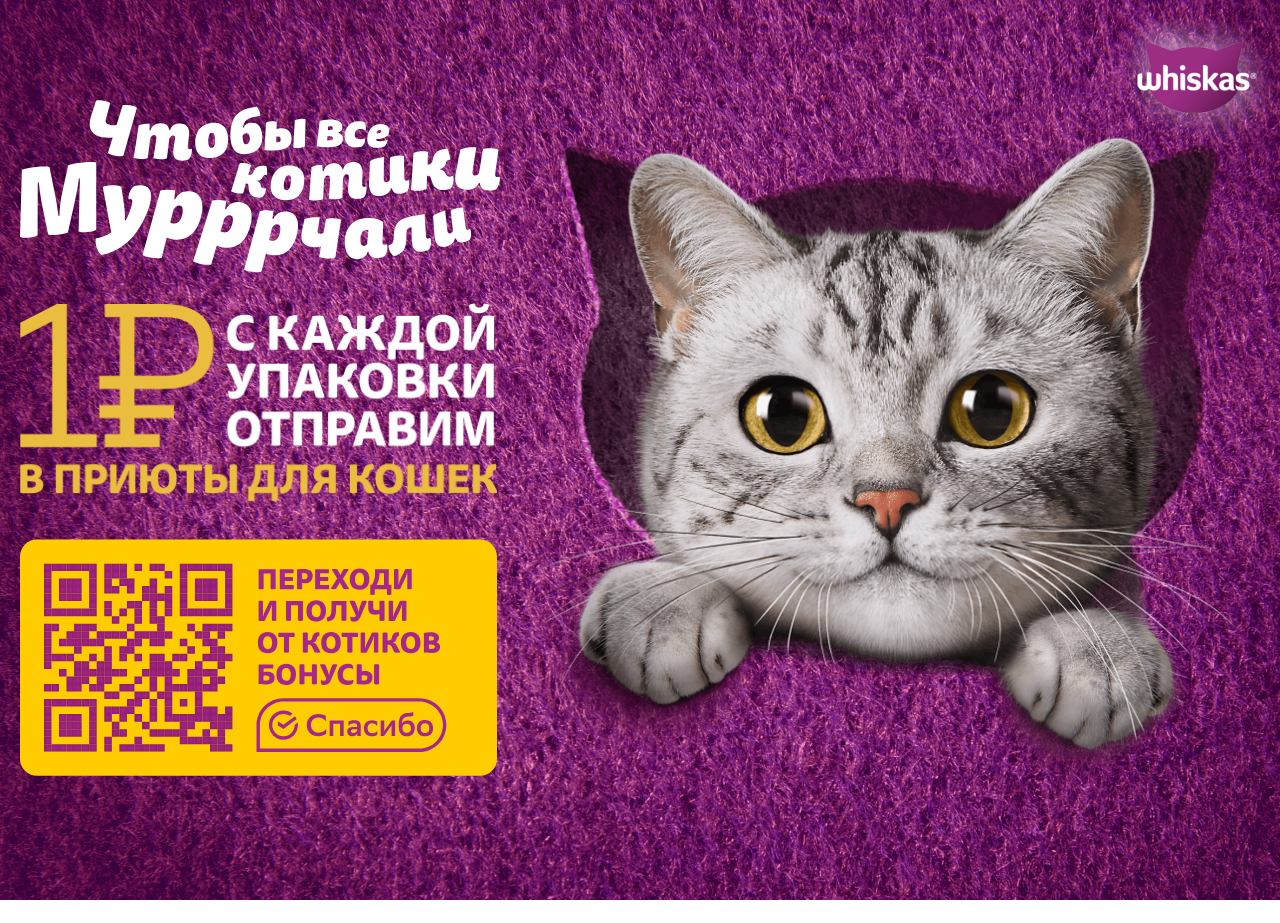
<file: index.html>
<!DOCTYPE html>
<html lang="en">
<head>
    <meta charset="UTF-8">
    <meta name="viewport" content="width=device-width, initial-scale=1.0">
    <title>CatDay</title>
    <link rel="stylesheet" href="css/style.css">
</head>
<body>
    <script>
        const env = ( () => {
        if( /android/i.test( navigator.userAgent || navigator.vendo || window.opera ))
            return 'Android';

        if( [ 'iPad Simulator', 'iPhone Simulator', 'iPod Simulator', 'iPad', 'iPhone', 'iPod' ].includes( navigator.platform )
        || ( navigator.userAgent.includes( 'Mac' ) && 'ontouchend' in document ))
            return 'iOS';

        return 'unknown';

        } )();
        if (env != 'unknown') {
            location.href = 'app.html'
        }
    </script>
    <main>

        <section>

            <div class="promo-container">

                <div class="promo-text">
                    <svg width="480" height="173" viewBox="0 0 480 173" fill="none" xmlns="http://www.w3.org/2000/svg">
                        <path d="M92.7073 37.5713C89.4557 38.0189 86.1538 37.9505 82.9237 37.3685C72.245 35.4931 68.4294 29.6424 70.0455 20.4934C70.2849 19.0907 70.6277 17.7076 71.071 16.3552L75.9773 0.656844C77.6405 0.084808 79.9633 0.0594646 83.3441 0.656844C86.8082 1.26508 89.0439 2.10504 90.1925 3.15498L86.087 18.4877C85.9488 18.942 85.8423 19.4053 85.7682 19.8744C85.2645 22.7382 86.1994 24.1972 90.3122 24.9177C92.378 25.2744 94.4897 25.2744 96.5555 24.9177L102.607 5.3164C104.27 4.74436 106.651 4.72988 110.042 5.3164C113.507 5.92464 115.742 6.7646 116.895 7.81454L103.393 55.8402C101.661 56.4014 99.1319 56.3905 95.1641 55.6954C91.1963 55.0003 89.1744 54.211 87.8808 53.1212L92.7073 37.5713Z" fill="white"/>
                        <path d="M146.941 58.3668C145.615 59.0148 143.463 59.3769 140.002 59.3153C136.614 59.2538 134.614 58.8157 133.382 58.1242L136.281 38.8849C136.34 38.487 136.37 38.0853 136.372 37.683C136.4 36.0755 135.864 35.1269 134.136 35.0943C132.545 35.069 131.139 36.2493 130.193 38.7148L127.766 58.0264C126.316 58.6709 124.08 59.0329 120.555 58.9678C116.956 58.9026 114.956 58.4645 113.67 57.773L118.685 25.3806C121.196 24.2944 124.736 23.7477 129.65 23.8382L129.527 30.4637H130.36C131.809 26.1192 135.197 23.1829 140.731 23.2807C146.195 23.3821 148.641 25.9707 149.329 30.0039H150.159C151.34 25.9381 154.776 23.5233 160.033 23.6174C165.222 23.7115 169.255 26.264 169.125 33.628C169.091 34.6794 169.003 35.7283 168.86 36.7706L167.773 46.2635C167.527 48.2692 168.067 49.1599 169.451 49.1599C170.23 49.1811 171.007 49.0583 171.741 48.7978C172.372 52.1576 170.893 57.2227 168.918 59.3298C166.962 60.3001 165.088 60.7346 162.113 60.6802C155.265 60.5571 153.181 57.0344 153.279 51.6797C153.349 49.9553 153.518 48.2363 153.786 46.5314L155.029 39.2542C155.089 38.8333 155.119 38.4086 155.12 37.9835C155.149 36.376 154.613 35.4274 153.091 35.3984C151.5 35.3695 150.163 36.5534 149.221 39.0189L146.941 58.3668Z" fill="white"/>
                        <path d="M208.041 36.7234C208.577 42.3062 207.508 47.4726 204.918 51.1438C202.269 54.8801 197.924 57.3239 191.702 57.9249C181.98 58.8626 176.186 54.4203 175.277 45.007C174.802 40.1158 175.744 34.9602 178.049 31.0646C180.516 26.7743 185.296 23.5267 191.916 22.8895C200.99 22.0278 207.041 26.3833 208.041 36.7234ZM189.325 34.6633C188.115 37.0601 188.169 40.9811 188.38 43.1751C188.742 46.7521 189.63 47.9939 191.576 47.8057C192.137 47.757 192.676 47.5619 193.138 47.2397C193.601 46.9176 193.97 46.4798 194.21 45.9701C195.366 43.7037 195.061 39.1744 194.913 37.6719C194.587 34.2832 193.898 32.5743 191.826 32.777C191.273 32.83 190.746 33.036 190.305 33.3718C189.863 33.7076 189.524 34.1599 189.325 34.6778V34.6633Z" fill="white"/>
                        <path d="M233.799 17.0829C229.889 17.8287 226.62 19.3348 225.145 21.4673C224.033 23.0205 223.363 25.1819 222.971 27.6656L223.696 27.5787C224.866 24.4108 227.548 23.1508 230.581 22.8033C236.889 22.0792 241.089 25.5802 242.176 34.7508C243.263 44.2618 238.828 52.6252 226.878 53.9973C216.568 55.1812 211.793 50.0148 210.63 39.9245C209.811 32.8211 210.731 22.6621 215.293 16.3697C219.279 10.9172 225.696 8.51322 232.085 7.41984L236.908 6.62695C238.839 8.96578 240.071 12.2134 240.484 15.794L233.799 17.0829ZM222.7 35.4279C222.656 36.5351 222.701 37.6441 222.834 38.7442C223.348 43.2047 224.305 44.5805 226.428 44.3379C229.689 43.9758 229.99 39.5263 229.689 37.0028C229.414 34.5952 228.544 32.9116 226.117 33.1904C224.856 33.3352 223.696 33.9435 222.7 35.4279Z" fill="white"/>
                        <path d="M256.595 29.2179C257.764 28.7033 259.019 28.4099 260.295 28.3526C266.542 27.8313 270.941 30.5249 271.528 37.4834C272.333 47.0487 265.006 49.5976 257.277 50.2456C251.479 50.7308 248.091 50.5172 244.5 49.9886L245.982 22.6902C247.069 22.0457 248.747 21.5751 251.417 21.3506C253.972 21.137 255.816 21.3144 256.773 21.7887L256.595 29.2179ZM256.2 42.2009C256.749 42.2985 257.309 42.3083 257.86 42.2299C259.563 42.0851 260.853 41.0931 260.672 38.9497C260.52 37.1395 259.646 36.267 257.773 36.4154C257.251 36.4497 256.739 36.5721 256.258 36.7774L256.2 42.2009ZM284.874 46.6034C283.729 47.2551 281.939 47.7366 279.043 47.9792C276.09 48.2254 274.416 48.0335 273.289 47.5773L274.771 20.2789C275.858 19.6309 277.536 19.1602 280.207 18.9357C282.743 18.7221 284.606 18.8995 285.562 19.3738L284.874 46.6034Z" fill="white"/>
                        <path d="M299.631 21.2072C301.994 20.331 305.733 19.5816 309.806 19.4875C317.053 19.3245 322.282 21.2542 322.409 26.837C322.467 29.3424 321.463 31.6704 318.467 32.561V33.0715C321.076 33.7956 322.862 35.4827 322.934 38.7593C323.087 45.5151 315.977 47.061 308.625 47.2276C304.611 47.3665 300.593 47.0618 296.646 46.3188L299.631 21.2072ZM307.491 36.3589L307.205 40.2075C308.067 40.3077 308.936 40.3392 309.803 40.3016C311.125 40.2726 313.133 40.1242 313.089 38.2307C313.057 36.7825 311.828 36.2611 309.393 36.3154L307.491 36.3589ZM307.929 30.1534L309.835 30.1099C310.948 30.0846 313.06 29.8818 313.017 28.039C312.988 26.8117 312.024 26.2288 310.067 26.2614C309.443 26.2662 308.822 26.3489 308.219 26.5075L307.929 30.1534Z" fill="white"/>
                        <path d="M335.612 47.3458C328.629 47.2552 324.578 43.1858 324.673 35.7168C324.723 31.7342 326.089 27.8893 328.713 25.1812C331.141 22.7048 334.626 21.1986 339.073 21.2457C341.464 21.2747 343.171 21.6295 344.432 22.2594C345.823 24.1674 346.265 27.9074 345.646 30.3584C344.134 29.4972 342.421 29.0512 340.681 29.0659C339.362 29.0478 338.235 29.1782 337.304 29.638C335.829 30.3621 334.768 31.9696 334.768 34.6161C334.721 38.2076 336.71 39.1779 339.884 39.2214C341.696 39.2645 343.497 38.9329 345.175 38.2475C345.435 40.8035 344.363 44.3806 342.384 46.2487C340.551 47.0271 338.739 47.382 335.612 47.3458Z" fill="white"/>
                        <path d="M356.133 39.0035V39.1773C356.079 40.4771 356.858 41.031 359.235 41.1287C362.097 41.2476 364.949 40.7307 367.587 39.6154C367.5 41.6501 366.428 44.7709 364.888 46.2662C363.058 47.1894 360.242 48.0258 356.441 47.8665C350.314 47.6094 347.02 44.3039 347.241 38.6342C347.429 34.1304 349.053 29.8184 352.252 27.0487C354.488 25.0611 357.492 23.9279 361.206 24.0835C366.663 24.3116 369.37 27.0704 369.196 31.1398C369.029 34.992 366.268 38.8659 356.133 39.0035ZM356.466 33.2506C359.916 33.2216 361.253 32.3672 361.304 31.1543C361.333 30.4302 360.905 29.9234 359.967 29.8835C359.449 29.8655 358.936 29.9769 358.473 30.2077C358.009 30.4385 357.611 30.7813 357.314 31.205C356.897 31.8229 356.608 32.5186 356.466 33.2506Z" fill="white"/>
                        <path d="M59.9301 78.4051L58.843 78.5065C58.2234 85.2225 55.9007 96.6704 54.6723 102.206L47.9144 132.618C45.3598 133.625 42.3885 134.392 37.6198 134.856C33.2426 135.283 30.1771 135.105 28.1587 134.541L22.1617 105.273C21.0457 99.8673 19.4295 88.3288 18.8498 82.3949L17.7627 82.4999L17.6142 135.359C16.0597 136.554 12.9035 137.245 8.79802 137.643C4.61281 138.049 1.65597 137.958 0 137.075L1.8734 69.6725C4.81935 68.6262 9.62782 67.5871 16.0524 66.9608C22.5748 66.3272 26.5172 66.5118 29.4125 66.9897L35.2935 95.74C36.2646 100.686 37.6851 109.197 38.4424 115.971L39.5295 115.866C39.7251 108.81 40.5513 100.175 41.6492 95.3127L48.1463 65.2084C51.1828 64.1513 55.995 63.1122 62.6116 62.4677C69.4239 61.8052 73.2757 62.0007 76.2651 62.4677L76.2398 129.689C74.6889 130.888 71.5291 131.575 67.4272 131.974C63.242 132.379 60.2853 132.289 58.6257 131.405L59.9301 78.4051Z" fill="white"/>
                        <path d="M114.65 134.436C107.294 143.762 96.1518 152.176 81.2626 154.924C77.2187 151.478 75.175 145.323 75.6895 138.386C81.4329 137.481 86.9443 135.49 91.2708 132.593L82.7845 87.0873C85.0854 85.8383 89.0496 85.0309 94.1769 85.2771C97.7208 85.4436 100.025 86.0953 101.395 86.7036L103.99 104.998C104.635 109.1 105.29 115.008 104.761 120.316L105.787 120.367C109.048 114.733 112.066 106.106 112.291 101.323C112.367 99.6975 111.842 98.9516 110.258 98.8756C109.678 98.8262 109.095 98.9233 108.562 99.158C108.004 95.1501 110.24 89.3827 112.867 87.1525C114.599 86.0664 116.976 85.1757 120.614 85.3423C128.63 85.7043 131.402 90.3711 131.079 97.1378C130.547 108.412 121.807 125.367 114.65 134.436Z" fill="white"/>
                        <path d="M155.204 99.3068C157.646 93.8978 162.85 90.3316 170.245 91.3417C177.92 92.4025 183.957 97.7934 182.015 111.841C180.877 120.074 177.667 128.292 172.43 133.499C167.412 138.459 160.545 140.428 153.226 139.422C150.265 139.013 147.819 138.31 146.787 137.611L141.656 157.694C139.59 158.321 136.467 158.418 131.749 157.788C126.85 157.111 124.139 156.192 122.52 155.055L140.376 90.5887C143.913 89.5279 148.74 89.3722 155.302 90.2809L154.081 99.1366L155.204 99.3068ZM153.595 109.567L150.222 122.416C151.147 122.995 152.191 123.358 153.276 123.477C155.494 123.781 157.559 123.155 158.998 121.62C161.194 119.371 162.223 115.32 162.622 112.456C163.328 107.355 161.94 105.795 159.628 105.476C157.038 105.121 155.182 106.96 153.595 109.567Z" fill="white"/>
                        <path d="M206.044 109.334C208.552 104.265 213.625 101.047 220.629 102.267C227.898 103.53 233.464 108.867 231.137 122.179C229.778 129.974 226.448 137.69 221.285 142.454C216.342 147.009 209.74 148.652 202.805 147.45C200.004 146.962 197.699 146.212 196.735 145.521L191.216 164.467C189.231 164.995 186.252 165.002 181.795 164.224C177.153 163.417 174.617 162.45 173.099 161.328L192.26 100.572C195.666 99.6781 200.264 99.6926 206.482 100.775L205.033 109.167L206.044 109.334ZM204.171 119.051L200.525 131.165C201.386 131.748 202.369 132.127 203.399 132.273C205.501 132.635 207.486 132.114 208.907 130.702C211.081 128.631 212.19 124.811 212.661 122.1C213.501 117.266 212.237 115.739 210.048 115.358C207.595 114.928 205.765 116.622 204.171 119.051Z" fill="white"/>
                        <path d="M253.476 118.83C255.65 113.932 260.36 110.688 267.06 111.59C274.007 112.524 279.486 117.382 277.772 130.101C276.768 137.552 273.891 144.996 269.166 149.72C264.64 154.224 258.433 156.031 251.82 155.151C249.142 154.789 246.928 154.163 245.989 153.544L241.409 171.726C239.543 172.301 236.717 172.414 232.448 171.842C228.013 171.244 225.563 170.422 224.085 169.398L240.029 111.021C243.228 110.047 247.595 109.892 253.537 110.692L252.45 118.711L253.476 118.83ZM252.052 128.121L249.037 139.753C249.875 140.277 250.822 140.603 251.805 140.705C253.813 140.973 255.679 140.401 256.976 139.007C258.955 136.965 259.875 133.298 260.237 130.706C260.861 126.09 259.603 124.681 257.509 124.399C255.153 124.084 253.479 125.756 252.052 128.121Z" fill="white"/>
                        <path d="M301.073 146.254C298.797 147.004 295.587 147.25 293.587 147.159C285.115 146.797 281.053 142.731 281.386 135.212C281.451 133.742 281.977 130.976 282.288 129.361L284.502 119.155C288.742 117.482 293.007 116.983 299.881 117.279L297.804 129.774C297.719 130.252 297.671 130.736 297.66 131.222C297.598 132.612 298.196 133.572 300.272 133.662C301.373 133.672 302.466 133.484 303.501 133.108L306.037 119.115C307.668 118.413 310.023 118.051 313.763 118.217C317.361 118.38 319.814 118.941 321.061 119.781L315.295 157.579C313.585 158.278 311.085 158.633 306.929 158.448C302.856 158.267 300.558 157.699 299.073 156.859L301.073 146.254Z" fill="white"/>
                        <path d="M362.516 141.744C362.425 143.946 363.085 144.858 364.592 144.767C365.443 144.724 366.278 144.524 367.056 144.177C368.034 147.798 366.864 153.417 364.882 155.882C362.99 157.099 360.983 157.732 357.968 157.917C352.236 158.279 349.522 155.944 348.659 151.762L347.753 151.817C346.822 155.173 343.789 158.8 337.836 159.162C331.574 159.546 325.541 156.179 324.791 143.993C324.447 138.374 325.389 132.747 328.494 127.871C332.632 121.318 339.365 118.562 347.043 118.095C353.982 117.668 359.149 119.258 363.251 121.937L362.516 141.744ZM348.416 130.3C347.692 129.997 346.905 129.873 346.123 129.938C345.255 129.978 344.411 130.238 343.672 130.693C342.932 131.149 342.32 131.785 341.894 132.541C340.586 134.674 340.358 138.334 340.499 140.684C340.749 144.771 342.18 145.857 343.988 145.752C345.271 145.673 346.289 145.028 347.21 143.942L348.416 130.3Z" fill="white"/>
                        <path d="M405.956 135.928C406.072 138.002 406.775 138.795 408.181 138.567C408.973 138.45 409.736 138.186 410.431 137.789C411.682 141.072 411.109 146.46 409.496 148.951C407.685 150.287 405.873 151.069 402.858 151.554C395.908 152.672 393.093 149.505 392.216 144.07C391.97 142.313 391.828 140.543 391.792 138.77L391.607 127.365L390.556 127.535C387.186 128.079 386.277 130.037 386.367 135.949C386.483 148.259 383.802 153.092 374.087 156.26C371.058 154.45 368.905 150.468 368.268 145.627C372.308 144.349 373.83 143.056 373.837 135.526C373.873 123.252 379.675 118.148 392.031 116.145L404.597 114.122L405.956 135.928Z" fill="white"/>
                        <path d="M434.862 138.372C434.398 142.134 431.963 145.172 426.792 146.424C421.357 147.735 416.787 146.446 415.106 139.484C414.846 138.503 414.673 137.501 414.588 136.49L413.059 115.954C416.128 113.619 419.49 112.211 425.129 110.853L427.372 130.357C427.431 130.827 427.521 131.292 427.64 131.751C427.973 133.13 428.803 133.727 430.227 133.383C430.847 133.236 431.419 132.935 431.891 132.508C432.363 132.081 432.719 131.541 432.927 130.94L430.752 110.828C431.898 109.887 433.88 109.018 436.797 108.293C439.779 107.569 441.942 107.45 443.131 107.826L445.805 127.424C446.066 129.354 446.78 130.042 448.077 129.73C448.809 129.564 449.503 129.262 450.124 128.84C451.53 131.819 451.385 136.899 450.055 139.339C448.606 140.686 447.084 141.511 444.555 142.123C439.695 143.296 437.043 141.678 435.644 138.166L434.862 138.372Z" fill="white"/>
                        <path d="M228.396 74.7949L229.001 74.8927C231.048 75.2257 232.237 74.4039 233.309 71.9963L233.505 71.551C235.965 65.9646 240.422 65.197 246.144 66.1202L246.387 66.1601C247.177 68.5025 247.354 71.5908 246.749 75.2113L246.267 75.1352C244.455 74.8384 243.368 75.3814 242.759 76.8984L242.553 77.4016C241.687 79.2952 240.306 80.5659 237.397 80.5696L237.302 81.1525C239.995 82.0721 240.429 83.5818 240.632 84.9902C240.93 86.9561 241.509 87.9481 243.799 88.321C244.533 88.4488 245.288 88.3877 245.992 88.1436C246.209 91.3514 244.209 95.6344 242.078 97.3215C240.908 97.6836 239.455 97.8501 237.165 97.4772C229.997 96.3042 228.657 92.0175 228.541 86.6665C228.461 84.1321 228.095 83.7194 226.229 83.408L225.986 83.3682L223.243 93.339C221.88 93.7011 219.956 93.759 216.884 93.2594C213.811 92.7597 212.122 92.1225 211.086 91.3514L219.75 63.3687C221.051 62.9813 222.855 62.9161 225.685 63.3687C228.396 63.8104 230.207 64.4548 231.077 65.2079L228.396 74.7949Z" fill="white"/>
                        <path d="M284.243 81.8468C283.881 87.4441 282.003 92.3752 278.862 95.5829C275.648 98.8413 270.97 100.572 264.73 100.174C254.983 99.5473 249.971 94.2361 250.576 84.8047C250.892 79.899 252.645 74.957 255.544 71.4814C258.661 67.64 263.907 65.1962 270.539 65.6198C279.626 66.2027 284.91 71.485 284.243 81.8468ZM266.1 76.8288C264.523 79.0011 263.947 82.8823 263.806 85.0835C263.578 88.6678 264.273 90.04 266.223 90.1522C266.786 90.1948 267.351 90.0884 267.859 89.8437C268.368 89.599 268.804 89.2246 269.122 88.7583C270.622 86.7091 271.042 82.1871 271.14 80.6774C271.358 77.2814 270.952 75.4892 268.872 75.3553C268.318 75.3194 267.766 75.4383 267.276 75.6986C266.787 75.9588 266.379 76.3502 266.1 76.8288Z" fill="white"/>
                        <path d="M322.32 97.7161C321.048 98.4656 318.935 98.9978 315.482 99.2114C312.098 99.4214 310.069 99.1462 308.786 98.5561L310.145 79.1467C310.173 78.7441 310.173 78.34 310.145 77.9375C310.043 76.3336 309.42 75.4321 307.706 75.5407C306.119 75.6384 304.807 76.9273 304.082 79.4544L303.18 98.9C301.771 99.6603 299.586 100.196 296.064 100.417C292.473 100.638 290.447 100.363 289.092 99.7762L291.501 67.0832C293.915 65.7943 297.401 64.9725 302.303 64.6684L302.713 71.2866L303.543 71.2359C304.655 66.8045 307.782 63.5895 313.308 63.2492C318.765 62.9088 321.407 65.2947 322.414 69.2591L323.244 69.2085C324.095 65.063 327.328 62.3802 332.575 62.0544C337.753 61.7322 341.996 63.9552 342.438 71.3047C342.494 72.3563 342.494 73.4102 342.438 74.4618L342.13 84.009C342.046 86.0256 342.652 86.8583 344.032 86.775C344.811 86.7349 345.575 86.5508 346.286 86.232C347.185 89.5302 346.119 94.6966 344.318 96.9558C342.445 98.0782 340.612 98.6611 337.64 98.8457C330.806 99.2693 328.447 95.9276 328.118 90.5802C328.048 88.8552 328.08 87.1277 328.212 85.4065L328.864 78.0533C328.896 77.6291 328.896 77.2031 328.864 76.7789C328.766 75.175 328.157 74.2735 326.635 74.3676C325.048 74.4654 323.809 75.7507 323.066 78.2778L322.32 97.7161Z" fill="white"/>
                        <path d="M370.894 88.2681C369.891 92.3121 366.847 95.3063 361.027 95.9833C354.914 96.7074 350.106 94.6872 349.193 86.8669C349.042 85.7622 348.986 84.6467 349.026 83.5325L350.081 60.9226C353.737 58.7829 357.592 57.6931 363.926 56.94L363.785 78.5181C363.788 79.0388 363.824 79.5588 363.894 80.0749C364.075 81.6245 364.901 82.3848 366.499 82.1965C367.193 82.1168 367.855 81.8637 368.425 81.4606C368.995 81.0575 369.454 80.5175 369.76 79.8903L370.046 57.6569C371.42 56.7807 373.699 56.0892 376.971 55.7055C380.319 55.3181 382.696 55.4701 383.943 56.0385L384.265 77.7614C384.294 79.9011 384.99 80.7483 386.439 80.5782C387.26 80.4936 388.058 80.2553 388.791 79.8758C389.929 83.3152 389.095 88.8365 387.32 91.3274C385.552 92.6054 383.791 93.3078 380.953 93.6372C375.496 94.2744 372.815 92.1601 371.757 88.1413L370.894 88.2681Z" fill="white"/>
                        <path d="M407.535 64.5429L408.307 64.485C410.93 64.3004 412.151 62.9354 412.771 59.6661L412.88 59.0579C414.275 51.4549 419.54 49.1993 426.87 48.678L427.178 48.6562C428.841 51.3137 429.961 55.0609 430.295 59.6879L429.675 59.7313C427.363 59.8978 426.193 60.8826 425.874 62.9318L425.769 63.6125C425.254 66.2011 423.924 68.1743 420.333 69.0432L420.388 69.789C423.979 70.1511 424.953 71.8635 425.616 73.5434C426.559 75.8787 427.566 76.9322 430.497 76.7222C431.441 76.6636 432.354 76.3658 433.15 75.8569C434.357 79.7489 433.15 85.6105 431.016 88.315C429.679 89.0862 427.939 89.7378 425.008 89.9442C415.829 90.6031 412.919 85.7083 411.209 79.1516C410.369 76.0597 409.796 75.6506 407.404 75.8207L407.096 75.8424L406.64 88.9305C405.071 89.7958 402.712 90.4149 398.78 90.6937C394.849 90.9724 392.577 90.6936 391.059 90.0456L393.523 53.0262C395.012 52.1681 397.219 51.578 400.842 51.3028C404.314 51.053 406.738 51.3318 408.024 51.9907L407.535 64.5429Z" fill="white"/>
                        <path d="M458.788 82.9296C457.016 87.2054 453.179 89.9932 446.667 89.7796C439.837 89.5515 434.887 86.5501 435.177 77.8102C435.19 76.5711 435.311 75.3355 435.539 74.1174L440.431 49.451C444.805 47.7023 449.222 47.1411 456.299 47.3729L452.581 71.0581C452.499 71.6303 452.453 72.2071 452.443 72.785C452.385 74.5192 453.168 75.4895 454.958 75.5511C455.737 75.5801 456.511 75.4122 457.208 75.0628C457.904 74.7134 458.502 74.194 458.944 73.5526L462.93 49.1686C464.582 48.4445 467.202 48.0499 470.862 48.173C474.605 48.2961 477.192 48.8536 478.471 49.6864L475.232 73.6213C474.91 75.9747 475.529 77.0174 477.156 77.0717C478.072 77.1136 478.988 76.9834 479.856 76.6879C480.537 80.6704 478.714 86.5827 476.352 89.0265C474.177 90.138 472.145 90.6231 468.97 90.5181C462.868 90.3154 460.274 87.5494 459.774 82.9622L458.788 82.9296Z" fill="white"/>
                    </svg>
                    <img src="images/promo.png" alt="Один рубль с каждой упаковки отправим в приюты для кошек">
                    <img src="images/promo-qr.svg" alt="Переходи по QR коду">
                </div>
    
                <div class="promo-images">
                    <img class="main-cat" src="images/main-cat.png" alt="Красивый котик">
                </div>

                <img class="whiskas-logo" src="images/logo.png" alt="Логотип Вискас">
            
            </div>
            
        </section>

    </main>
</body>
</html>
</file>
<file: css/style.css>
:root {
    --color-yellow: #FFCC00;
    --color-violet: #A7268D;
    --color-white: #FFFFFF;
    --color-tr-white: rgba(255, 255, 255, 0.6);
    --color-tr-black: rgba(0, 0, 0, 0.3);
    --font-primary-m: TisaSansProMedium;
    --font-primary-b: TisaSansProBold;
    --action-color: radial-gradient(50% 50% at 50% 50%, #A42082 32.2%, #8C1F74 100%);
}


@font-face {
    font-family: TisaSansProMedium;
    src: url(../fonts/Tisa\ Sans\ Pro\ Medium.ttf) format("truetype"), url(../fonts/Tisa-Sans-Pro-Medium.woff) format("woff");
    font-weight: 500;
}

@font-face {
    font-family: TisaSansProBold;
    src: url(../fonts/Tisa\ Sans\ Pro\ Bold.ttf) format("truetype"), url(../fonts/Tisa-Sans-Pro-Bold.woff) format("woff");
    font-weight: 700;
}

* {
    margin: 0;
    padding: 0;
    box-sizing: border-box;
}

html {
    height: -webkit-fill-available;
}


body {
    background: url(../images/background.png) no-repeat;
    background-size: cover;
    min-height: 100dvh;
    min-height: -webkit-fill-available;
}

.promo-container {
    display: flex;
    gap: 0 20px;
    width: 100%;
    max-width: 1280px;
    margin: 0 auto;
    padding-top: 100px;
    position: relative;
    padding: 100px 20px;
}

.promo-text {
    display: flex;
    flex-direction: column;
    gap: 30px 0;
}

.whiskas-logo {
    position: absolute;
    right: 0;
    top: 10px;
}

.main-cat {
    width: 100%;
    min-width: 480px;
}


.app-container {
    width: 100%;
}

.close-btn {
    z-index: 4;
    width: 24px;
    height: 24px;
    border-radius: 100px;
    border: none;
    background-color: var(--color-tr-black);
    position: fixed;
    right: 24px;
    top: 24px;
    display: flex;
    align-items: center;
    justify-content: center;
}

.promo-logo, .app-main-cat {
    width: 100%;
    padding: 0 20px;
    /* max-width: 343px; */
}

.main-app-images {
    margin: 0 16px;
    padding: 12px 0 14px 0;
    display: none;
    flex-direction: column;
    align-items: center;
}

.action-container {
    display: none;
    position: fixed;
    bottom: 0;
    width: 100%;
    min-height: 224px;
    background: var(--action-color);
    backdrop-filter: blur(12px);
    border-radius: 36px 36px 0 0;
    z-index: 2;
}

.action-item {
    display: none;
    align-items: center;
    justify-content: center;
    flex-direction: column;
    padding: 24px 16px;
    gap: 36px;
    width: 100%;
}

.select-container {
    display: none;
    flex-direction: column;
}

.action-item.active, .action-container.active, 
.select-container.active, .main-app-images.active,
.small-gap.active, .select-animate.active {
    display: flex;
}

.select-result-cozy.active, .select-result-food.active {
    display: block;
}

.action-item.action-item-radio {
    align-items: baseline;
    justify-content: space-between;
}

.action-item-radio input:checked+label::after {
    display: block;
}

.promo-image-text {
    display: flex;
    justify-content: space-around;
    align-items: center;
    width: 95%;
    gap: 12px;
}

.promo-app-image {
    width: 100%;
    max-width: 240px;
    min-width: 190px;
}

.promo-text {
    min-width: 87px;
}

.promo-line {
    height: 88px;
    border-left: var(--color-yellow) solid 3px;
}

.count-flex {
    display: none;
    align-items: center;
    gap: 6px;
    position: fixed;
    top: 20px;
    left: 15px;
}
.count-flex.active {
    display: flex;
}
.count-flex .count-item {
    width: 28px;
    min-width: 28px;
    height: 40px;
    background-image: url(../images/count.svg);
    background-position: center center;
    background-repeat: no-repeat;
    background-size: contain;
}
.count-flex .count-item.fill {    
    background-image: url(../images/count-fill.png), url(../images/count.svg);
    background-position: center center, center center;
    background-repeat: no-repeat, no-repeat;
    background-size: contain, contain;
}

.pack {
    position: absolute;
    top: calc(100vh - 580px);
    left: calc(50% - 85px);
    width: 180px;
    display: none;
    z-index: -1;
}
.pack.active1 {
    animation: pack 3s ease-out forwards;
    display: block;
}
.pack.active2 {
    animation: pack2 3s ease-out forwards;
    display: block;
}
.pack.active3 {
    animation: pack3 3s ease-out forwards;
    display: block;
}

@keyframes pack {
    0% {
        top: calc(100vh - 580px);
        left: calc(50% - 85px);        
         width: 180px;
    }
    30% {
        top: calc(100vh - 580px);
        left: calc(50% - 85px);        
        width: 180px;
        transform: rotate(-10deg) scale(1.2);
    }
    60% {
        top: calc(100vh - 580px);
        left: calc(50% - 85px);
        width: 180px;
        transform: rotate(20deg) scale(1.2);
    }
    100% {
        top: 20px;
        left: 15px;
        width: 28px;
        transform: rotate(10deg) scale(1);
    }
}
@keyframes pack2 {
    0% {
        top: calc(100vh - 580px);
        left: calc(50% - 85px);        
         width: 180px;
    }
    30% {
        top: calc(100vh - 580px);
        left: calc(50% - 85px);        
        width: 180px;
        transform: rotate(-10deg) scale(1.2);
    }
    60% {
        top: calc(100vh - 580px);
        left: calc(50% - 85px);
        width: 180px;
        transform: rotate(20deg) scale(1.2);
    }
    100% {
        top: 20px;
        left: 49px;
        width: 28px;
        transform: rotate(10deg) scale(1);
    }
}
@keyframes pack3 {
    0% {
        top: calc(100vh - 580px);
        left: calc(50% - 85px);        
         width: 180px;
    }
    30% {
        top: calc(100vh - 580px);
        left: calc(50% - 85px);        
        width: 180px;
        transform: rotate(-10deg) scale(1.2);
    }
    60% {
        top: calc(100vh - 580px);
        left: calc(50% - 85px);
        width: 180px;
        transform: rotate(20deg) scale(1.2);
    }
    100% {
        top: 20px;
        left: 83px;
        width: 28px;
        transform: rotate(10deg) scale(1);
    }
}

.camera {
    position: fixed;
    top: 0px;
    left: 0px;
    width: 100vw;
    height: calc(100vh - 200px);
    display: none;
    background-color: #FFF;
}
.camera.active {
    display: block;
}
.coin-block {
    display: none;
}
.coin-block.active {
    display: block;
}
.coin-block img {
    position: fixed;
    display: none;
    width: 100vw;
    bottom: 224px;
    left: 50%;
    transform: translateX(-50%);
    pointer-events: none;
}
.coin-block img.coin.active {
    display: block;
    width: 80px;
    transform: translateX(-50%) rotateY(10deg);
    opacity: 0;
}
.coin-block img.coin.active:nth-child(1) {
    animation: flip1 500ms linear 2s forwards;
}
.coin-block img.coin.active:nth-child(2) {
    animation: flip2 500ms linear 2s forwards;
}
.coin-block img.coin.active:nth-child(3) {
    animation: flip3 500ms linear 2s forwards;
}


.coin-block img.active {
    display: block;
}

@keyframes flip1 {
    0% {
        opacity: 1;
        transform: translateX(-50%) rotateX(0deg);
        bottom: 70vh;
    }

    100% {
        opacity: 1;
        transform: translateX(-50%) rotateX(680deg);
        bottom: 250px;
    }
    
}
@keyframes flip2 {
    0% {
        opacity: 1;
        transform: translateX(-53%) rotateX(0deg);
        bottom: 70vh;
    }

    100% {
        opacity: 1;
        transform: translateX(-53%) rotateX(680deg);
        bottom: 254px;
    }
    
}
@keyframes flip3 {
    0% {
        opacity: 1;
        transform: translateX(-48%) rotateX(0deg);
        bottom: 70vh;
    }

    100% {
        opacity: 1;
        transform: translateX(-48%) rotateX(680deg);
        bottom: 258px;
    }
    
}

.app-btn {
    background-color: var(--color-yellow);
    font-family: var(--font-primary-b);
    color: var(--color-violet);
    font-size: 24px;
    width: 100%;
    min-width: 290px;
    min-height: 56px;
    height: 56px;
    border-radius: 60px;
    border: none;
    text-decoration: none;
    display: flex;
    align-items: center;
    justify-content: center;
}

.p-desc {
    font-family: var(--font-primary-m);
    color: var(--color-white);
    font-size: 24px;
    letter-spacing: -0.01em;
    text-align: center;
    line-height: 28px;
}

.app-error {
    background: url(../images/background.png) no-repeat;
    background-size: cover;
    display: none;
    height: 100dvh;
    width: 100vw;
    justify-content: center;
    align-items: center;
    flex-direction: column;
    gap: 46px;
    padding: 0 20px;
}

.app-error.active {
    display: flex;
    top: 0;
    left: 0;
    position: fixed;
    z-index: 3;
}


.title {
    font-family: var(--font-primary-b);
    color: var(--color-white);
    font-size: 36px;
    letter-spacing: -0.2px;
    text-align: center;
    line-height: 36px;
}

.p-note {
    font-family: var(--font-primary-m);
    color: var(--color-tr-white);
    font-size: 13px;
    text-align: center;
    line-height: 16px;
    margin-top: -24px;
}

.desc-radio {
    position: relative;
    display: flex;
    gap: 14px;
    text-align: left;
}

.desc-radio::before {
    margin-top: 1px;
    content: "";
    color: var(--color-yellow);
    border-radius: 24px;
    width: 22px;
    height: 22px;
    display: inline-block;
    border: 1.5px var(--color-yellow) solid;
    min-width: 22px;
}

.desc-radio::after {
    content: "";
    width: 12px;
    height: 12px;
    border-radius: 100px;
    background-color: var(--color-yellow);
    position: absolute;
    left: 6px;
    top: 7px;
    display: none;
}


.action-item input {
    display: none;
}

.select-btn {
    margin-top: 30px;
}

.select-title {
    margin: 0 auto;
    padding: 20px 16px 0 16px;
    max-width: 400px;
}



.select-toy-img {
    z-index: -1;
    position: fixed;
    left: -116px;
    bottom: 195px;
    width: 100%;
    min-width: 300px;
    max-width: 350px;
    animation: fly-rotate 3s linear infinite;
}

@keyframes fly {
    40% {
        transform: translate3d(-5px, -20px, 0) rotate(10deg);
    }
    70% {
        transform: translate3d(5px, 20px, 0) rotate(-10deg);
    }
}
@keyframes fly-rotate {
    40% {
        transform: translate3d(15px, -20px, 0) rotate(-10deg);
    }
    70% {
        transform: translate3d(-10px, 20px, 0) rotate(10deg);
    }
}

.select-whiskas-img {
    z-index: -1;
    position: fixed;
    right: -90px;
    bottom: 200px;
    width: 80%;
    min-width: 300px;
    max-width: 330px;
    animation: fly 3s linear infinite;
}


.select-result-cozy {
    display: none;
    background: url(../images/background-result-cozy.png) no-repeat;
    height: 100dvh;
    background-size: cover;
}
.select-result-cozy .cat:nth-child(2) {
    position: fixed;
    bottom: 40px;
    right: 25px;
    z-index: 1;
}
.select-result-cozy .cat:nth-child(3) {
    position: fixed;
    bottom: 375px;
    right: -36px;
}
.select-result-cozy .cat:nth-child(4) {
    position: fixed;
    bottom: 540px;
    right: 190px;
}

.select-result-cozy.top .cat:nth-child(2) {
    position: fixed;
    top: -15px;
    right: 25px;
    z-index: 1;
}
.select-result-cozy.top .cat:nth-child(3) {
    position: fixed;
    top: 9px;
    right: -36px;
}
.select-result-cozy.top .cat:nth-child(4) {
    position: fixed;
    top: -10px;
    right: 190px;
}

.select-result-food .cat:nth-child(2) {
    position: fixed;
    bottom: 44px;
    right: 91px;
    z-index: 1;
}
.select-result-food .cat:nth-child(3) {
    position: fixed;
    bottom: 323px;
    right: -23px;
}
.select-result-food .cat:nth-child(4) {
    position: fixed;
    bottom: 516px;
    right: 116px;
}

.select-result-food.top .cat:nth-child(2) {
    position: fixed;
    top: 0px;
    right: 76px;
    z-index: 1;
}
.select-result-food.top .cat:nth-child(3) {
    position: fixed;
    top: 61px;
    right: -20px;
}
.select-result-food.top .cat:nth-child(4) {
    position: fixed;
    top: 15px;
    right: 117px;
}


.cozy-cats {
    position: fixed;
    right:-106px;
    bottom: 130px;
}
.top .cozy-cats, .top .food-cats {
    bottom: auto;
    top: 10px;
}
.top .food {
    bottom: auto;
    top: 146px;
}

.select-action  {
    height: 300px
}
.select-action.top {
    height: 230px;
}
.select-action.top.small-gap {
    gap: 8px;
}
.select-action.top.small-gap .p-desc {
    font-size: 20px;
}
.select-action.top.small-gap .app-btn {
    font-size: 20px;
    min-height: 48px;
    height: 48px;
}
.color-yellow {
    color: var(--color-yellow);
}

.tight-desc {
    max-width: 340px;
}

.small-gap {
    display: none;
    gap: 20px;
}

.no-margin {
    margin-top: 0;
}

.select-result-food {
    display: none;
    background: url(../images/background-result-food.png) no-repeat;
    height: 100dvh;
    background-size: cover;
}

.food-cats {
    position: fixed;
    right: -160px;
    bottom: 290px;
}
.food {
    position: fixed;
    right: 14px;
    bottom: 280px;
    z-index: 2;
}
@keyframes active-image {
    0% {
        transform: translateX(0);
    }

    25% {
        transform: translateX(10px);
    }

    75% {
        transform: translateX(-10px);
    }
}

.select-animate {
    display: none;
}

.select-animation {
    animation: active-image 100ms linear 4;
}


@media (max-width: 1020px){
    .promo-container {
        flex-wrap: wrap;
        width: 480px;   
    }    

    .main-cat {
        width: 480px;
    }

    .whiskas-logo {
        top: 0;
        right: -70px;
    }
}
</file>
